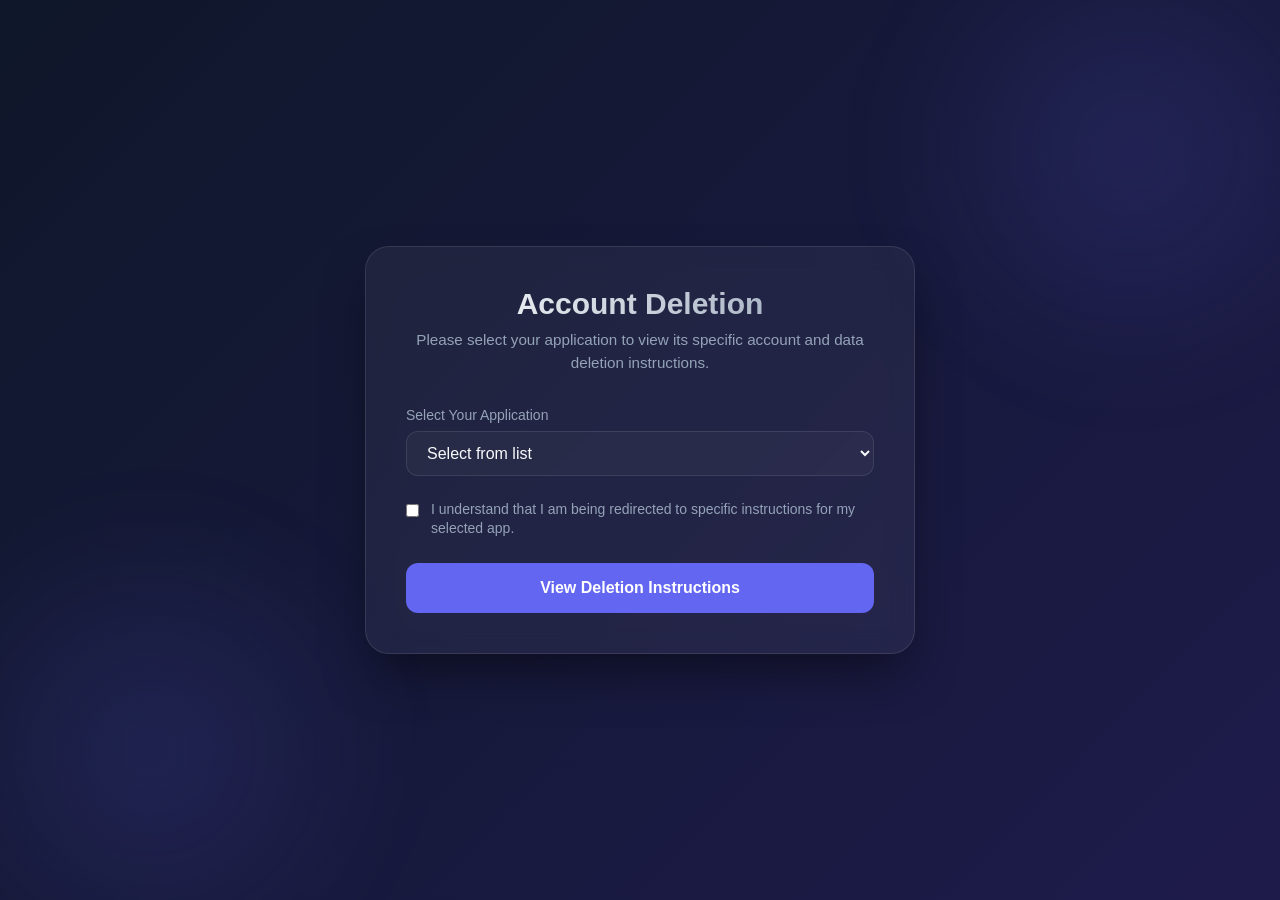
<file: index.html>
<!doctype html>
<html lang="en">
  <head>
    <meta charset="UTF-8" />
    <meta name="viewport" content="width=device-width, initial-scale=1.0" />
    <title>Account Deletion Request</title>
    <meta
      name="description"
      content="Request the deletion of your account and associated data for our Google Play applications."
    />
    <meta name="author" content="Fouad El Azbi" />
    <meta name="publisher" content="Foxcraft Candide" />
    <meta name="copyright" content="© 2026 Foxcraft Candide. All rights reserved." />
    <meta name="robots" content="index, follow" />
    <meta name="googlebot" content="index, follow" />
    <meta name="google" content="notranslate" />
    <meta name="google" content="nositelinkssearchbox" />

    <link rel="icon" type="image/png" href="static/icon.png" />
    <link rel="apple-touch-icon" href="static/icon.png" />
    <link rel="stylesheet" href="static/style.css" />
  </head>

  <body>
    <div class="blob blob-1"></div>
    <div class="blob blob-2"></div>

    <div class="container">
      <div class="card" id="formCard">
        <header>
          <h1>Account Deletion</h1>
          <p class="subtitle">
            Please select your application to view its specific account and data
            deletion instructions.
          </p>
        </header>

        <form id="deletionForm">
          <div class="form-group">
            <label for="application">Select Your Application</label>
            <select id="application" required>
              <option value="" disabled selected>Select from list</option>
              <option value="clementines_cafe">Clementine's Cafe</option>
              <option value="daret">Daret - دارت</option>
              <option value="test_for_me">Test For Me</option>
              <option value="carnet_credit">كناش الكريدي</option>
              <option value="khataba">الخطابة</option>
            </select>
          </div>

          <div class="checkbox-group">
            <input type="checkbox" id="confirmDeletion" required />
            <label for="confirmDeletion">
              I understand that I am being redirected to specific instructions
              for my selected app.
            </label>
          </div>

          <button type="submit" id="submitBtn">
            View Deletion Instructions
          </button>
        </form>
      </div>
    </div>

    <script src="static/script.js"></script>
  </body>
</html>
</file>
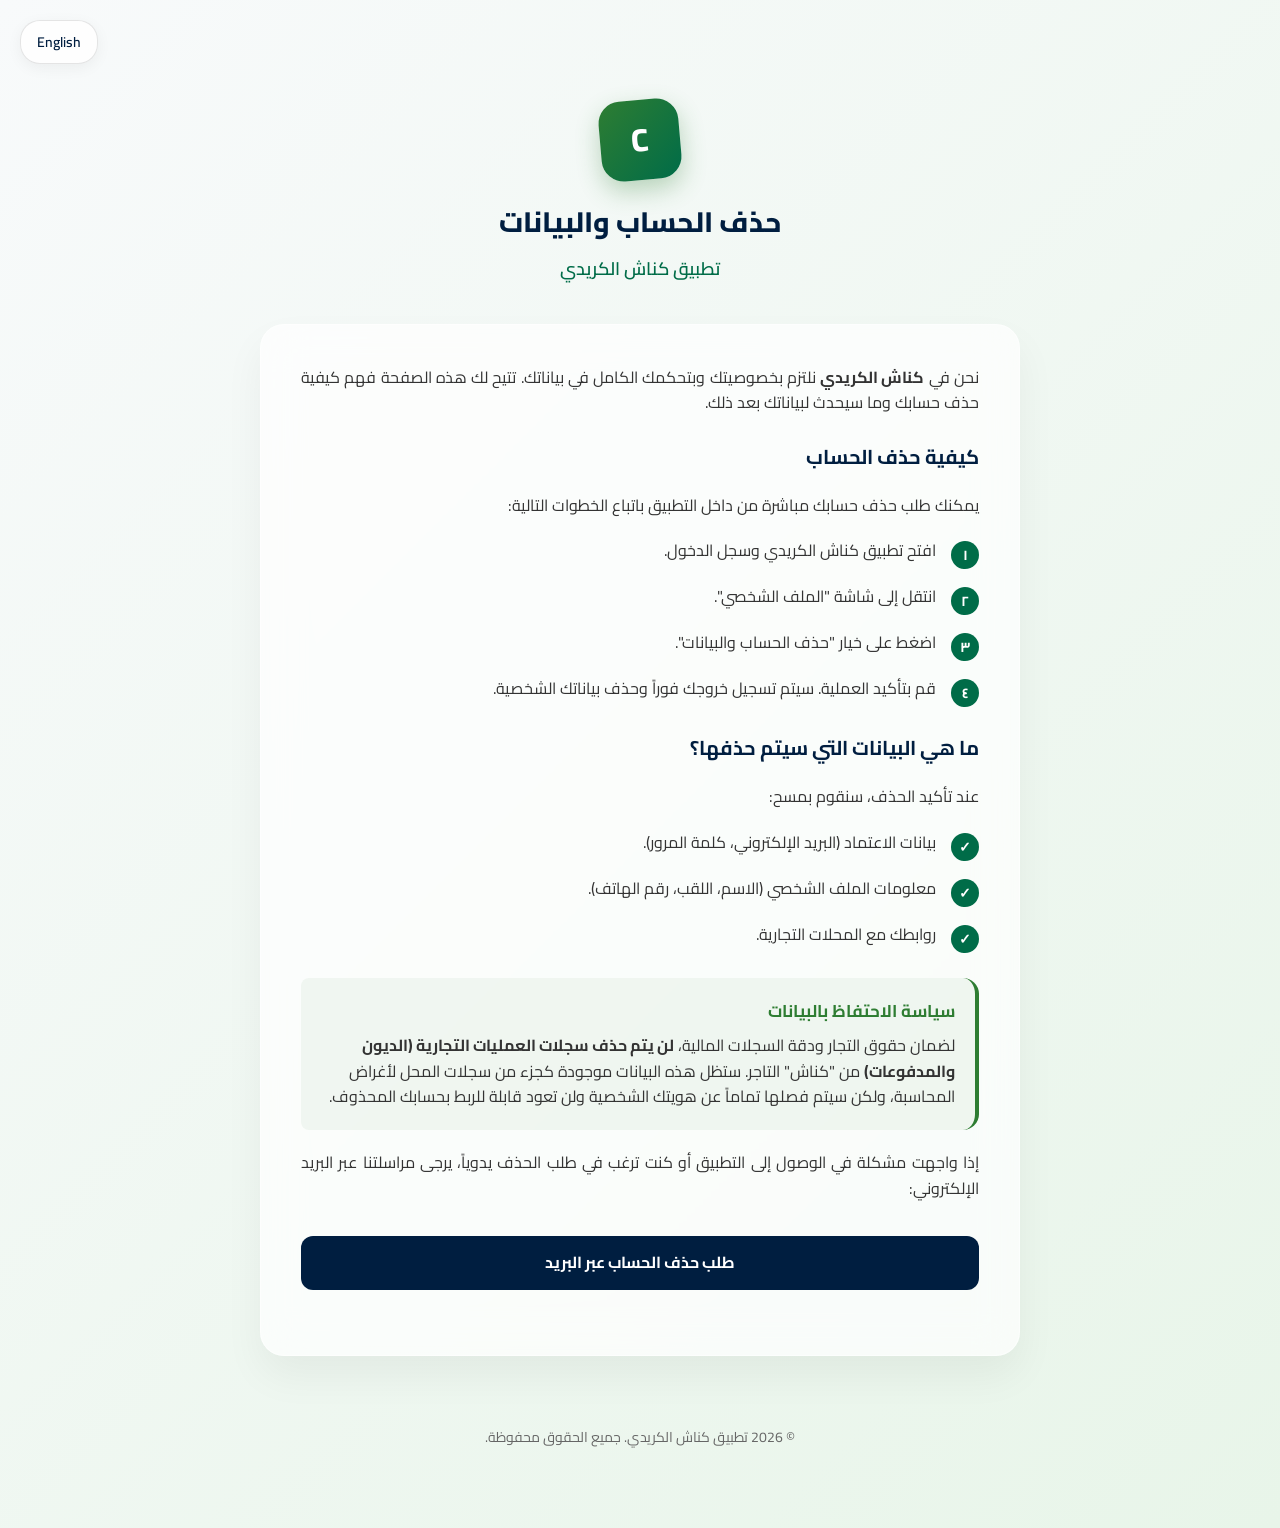
<file: pages/carnet_credit.html>
<!doctype html>
<html lang="ar" dir="rtl">
  <head>
    <meta charset="UTF-8" />
    <meta name="viewport" content="width=device-width, initial-scale=1.0" />
    <title>حذف الحساب | كناش الكريدي</title>
    <meta
      name="description"
      content="طلب حذف الحساب والبيانات لتطبيق كناش الكريدي. المعلومات المتعلقة بعملية الحذف وسياسة الاحتفاظ بالبيانات."
    />
    <meta name="author" content="Fouad El Azbi" />
    <meta
      name="keywords"
      content="حذف الحساب, كناش الكريدي, حذف البيانات, سياسة الخصوصية"
    />
    <meta name="robots" content="index, follow" />
    <meta name="theme-color" content="#2E7D32" />
    <meta name="apple-mobile-web-app-capable" content="yes" />
    <meta
      name="apple-mobile-web-app-status-bar-style"
      content="black-translucent"
    />

    <!-- Google Fonts: Cairo -->
    <link rel="preconnect" href="https://fonts.googleapis.com" />
    <link rel="preconnect" href="https://fonts.gstatic.com" crossorigin />
    <link
      href="https://fonts.googleapis.com/css2?family=Cairo:wght@300;400;600;700;800&display=swap"
      rel="stylesheet"
    />

    <style>
      :root {
        --primary-green: #2e7d32;
        --secondary-green: #006c48;
        --dark-blue: #001e40;
        --bg-light: #f8fafb;
        --white: #ffffff;
        --text-main: #333333;
        --text-muted: #666666;
        --transition: all 0.3s cubic-bezier(0.4, 0, 0.2, 1);
      }

      * {
        margin: 0;
        padding: 0;
        box-sizing: border-box;
        font-family: "Cairo", sans-serif;
      }

      body {
        background-color: var(--bg-light);
        color: var(--text-main);
        line-height: 1.6;
        overflow-x: hidden;
        background: linear-gradient(135deg, #f8fafb 0%, #e8f5e9 100%);
        min-height: 100vh;
        display: flex;
        flex-direction: column;
        align-items: center;
      }

      /* language toggle */
      .lang-switch {
        position: fixed;
        top: 20px;
        left: 20px;
        z-index: 100;
      }

      [dir="ltr"] .lang-switch {
        left: auto;
        right: 20px;
      }

      .btn-lang {
        background: rgba(255, 255, 255, 0.8);
        backdrop-filter: blur(10px);
        border: 1px solid rgba(0, 0, 0, 0.1);
        padding: 8px 16px;
        border-radius: 20px;
        cursor: pointer;
        font-weight: 600;
        font-size: 14px;
        color: var(--dark-blue);
        box-shadow: 0 4px 15px rgba(0, 0, 0, 0.05);
        transition: var(--transition);
      }

      .btn-lang:hover {
        background: var(--white);
        transform: translateY(-2px);
        box-shadow: 0 6px 20px rgba(0, 0, 0, 0.1);
      }

      .container {
        width: 100%;
        max-width: 800px;
        padding: 40px 20px;
        margin-top: 60px;
        animation: fadeIn 0.8s ease-out;
      }

      @keyframes fadeIn {
        from {
          opacity: 0;
          transform: translateY(20px);
        }
        to {
          opacity: 1;
          transform: translateY(0);
        }
      }

      header {
        text-align: center;
        margin-bottom: 40px;
      }

      .logo-circle {
        width: 80px;
        height: 80px;
        background: linear-gradient(
          135deg,
          var(--primary-green),
          var(--secondary-green)
        );
        border-radius: 22px;
        margin: 0 auto 20px;
        display: flex;
        align-items: center;
        justify-content: center;
        box-shadow: 0 10px 25px rgba(46, 125, 50, 0.3);
        transform: rotate(-5deg);
        transition: var(--transition);
      }

      .logo-circle:hover {
        transform: rotate(0deg) scale(1.05);
      }

      .logo-text {
        color: var(--white);
        font-size: 32px;
        font-weight: 800;
      }

      h1 {
        color: var(--dark-blue);
        font-weight: 800;
        font-size: 28px;
        margin-bottom: 10px;
      }

      .subtitle {
        color: var(--secondary-green);
        font-weight: 600;
        font-size: 18px;
      }

      .card {
        background: rgba(255, 255, 255, 0.7);
        backdrop-filter: blur(20px);
        border: 1px solid rgba(255, 255, 255, 0.5);
        border-radius: 24px;
        padding: 40px;
        box-shadow: 0 20px 40px rgba(0, 0, 0, 0.05);
        margin-bottom: 30px;
      }

      .section-title {
        display: flex;
        align-items: center;
        gap: 12px;
        margin-bottom: 20px;
        color: var(--dark-blue);
        font-weight: 700;
        font-size: 20px;
      }

      .info-block {
        margin-bottom: 25px;
      }

      .info-block p {
        margin-bottom: 15px;
        font-size: 16px;
        color: var(--text-main);
        text-align: justify;
      }

      .highlight-box {
        background: rgba(46, 125, 50, 0.05);
        border-right: 4px solid var(--primary-green);
        padding: 20px;
        border-radius: 8px 16px 16px 8px;
        margin: 20px 0;
      }

      [dir="ltr"] .highlight-box {
        border-right: none;
        border-left: 4px solid var(--primary-green);
        border-radius: 16px 8px 8px 16px;
      }

      .highlight-box h3 {
        color: var(--primary-green);
        font-size: 17px;
        margin-bottom: 8px;
        font-weight: 700;
      }

      .steps {
        list-style: none;
        margin: 20px 0;
      }

      .step-item {
        display: flex;
        gap: 15px;
        margin-bottom: 15px;
        align-items: flex-start;
      }

      .step-number {
        width: 28px;
        height: 28px;
        background: var(--secondary-green);
        color: white;
        border-radius: 50%;
        display: flex;
        align-items: center;
        justify-content: center;
        flex-shrink: 0;
        font-size: 14px;
        font-weight: bold;
        margin-top: 3px;
      }

      .contact-btn {
        display: inline-block;
        background: var(--dark-blue);
        color: var(--white);
        text-decoration: none;
        padding: 14px 32px;
        border-radius: 12px;
        font-weight: 700;
        transition: var(--transition);
        margin-top: 20px;
        text-align: center;
        width: 100%;
      }

      .contact-btn:hover {
        transform: translateY(-2px);
        box-shadow: 0 10px 20px rgba(0, 30, 64, 0.2);
        background: #002a5a;
      }

      footer {
        text-align: center;
        padding: 40px 0;
        color: var(--text-muted);
        font-size: 14px;
      }

      /* Support for LTR class */
      .en-content {
        display: none;
      }
      .ar-content {
        display: block;
      }

      html[lang="en"] .en-content {
        display: block;
      }
      html[lang="en"] .ar-content {
        display: none;
      }
      html[lang="en"] {
        dir: ltr;
      }

      @media (max-width: 600px) {
        .container {
          padding: 20px 15px;
          margin-top: 40px;
        }
        .card {
          padding: 25px;
        }
        h1 {
          font-size: 24px;
        }
      }
    </style>
  </head>
  <body>
    <div class="lang-switch">
      <button class="btn-lang" id="toggleLang">English</button>
    </div>

    <div class="container" id="content-area">
      <header>
        <div class="logo-circle">
          <span class="logo-text">C</span>
        </div>
        <div class="ar-content">
          <h1>حذف الحساب والبيانات</h1>
          <p class="subtitle">تطبيق كناش الكريدي</p>
        </div>
        <div class="en-content">
          <h1>Account & Data Deletion</h1>
          <p class="subtitle">Carnet Credit App</p>
        </div>
      </header>

      <div class="card">
        <!-- ARABIC CONTENT -->
        <div class="ar-content">
          <div class="info-block">
            <p>
              نحن في <strong>كناش الكريدي</strong> نلتزم بخصوصيتك وبتحكمك الكامل
              في بياناتك. تتيح لك هذه الصفحة فهم كيفية حذف حسابك وما سيحدث
              لبياناتك بعد ذلك.
            </p>
          </div>

          <div class="section-title">كيفية حذف الحساب</div>
          <div class="info-block">
            <p>
              يمكنك طلب حذف حسابك مباشرة من داخل التطبيق باتباع الخطوات التالية:
            </p>
            <ul class="steps">
              <li class="step-item">
                <span class="step-number">١</span> افتح تطبيق كناش الكريدي وسجل
                الدخول.
              </li>
              <li class="step-item">
                <span class="step-number">٢</span> انتقل إلى شاشة "الملف
                الشخصي".
              </li>
              <li class="step-item">
                <span class="step-number">٣</span> اضغط على خيار "حذف الحساب
                والبيانات".
              </li>
              <li class="step-item">
                <span class="step-number">٤</span> قم بتأكيد العملية. سيتم تسجيل
                خروجك فوراً وحذف بياناتك الشخصية.
              </li>
            </ul>
          </div>

          <div class="section-title">ما هي البيانات التي سيتم حذفها؟</div>
          <div class="info-block">
            <p>عند تأكيد الحذف، سنقوم بمسح:</p>
            <ul class="steps">
              <li class="step-item">
                <span class="step-number">✓</span> بيانات الاعتماد (البريد
                الإلكتروني، كلمة المرور).
              </li>
              <li class="step-item">
                <span class="step-number">✓</span> معلومات الملف الشخصي (الاسم،
                اللقب، رقم الهاتف).
              </li>
              <li class="step-item">
                <span class="step-number">✓</span> روابطك مع المحلات التجارية.
              </li>
            </ul>
          </div>

          <div class="highlight-box">
            <h3>سياسة الاحتفاظ بالبيانات</h3>
            <p>
              لضمان حقوق التجار ودقة السجلات المالية،
              <strong
                >لن يتم حذف سجلات العمليات التجارية (الديون والمدفوعات)</strong
              >
              من "كناش" التاجر. ستظل هذه البيانات موجودة كجزء من سجلات المحل
              لأغراض المحاسبة، ولكن سيتم فصلها تماماً عن هويتك الشخصية ولن تعود
              قابلة للربط بحسابك المحذوف.
            </p>
          </div>

          <div class="info-block">
            <p>
              إذا واجهت مشكلة في الوصول إلى التطبيق أو كنت ترغب في طلب الحذف
              يدوياً، يرجى مراسلتنا عبر البريد الإلكتروني:
            </p>
            <a href="mailto:f36823.support@gmail.com" class="contact-btn"
              >طلب حذف الحساب عبر البريد</a
            >
          </div>
        </div>

        <!-- ENGLISH CONTENT -->
        <div class="en-content">
          <div class="info-block">
            <p>
              At <strong>Carnet Credit</strong>, we are committed to your
              privacy and full control over your data. This page helps you
              understand how to delete your account and what happens to your
              data.
            </p>
          </div>

          <div class="section-title">How to Delete Your Account</div>
          <div class="info-block">
            <p>You can request account deletion directly within the app:</p>
            <ul class="steps">
              <li class="step-item">
                <span class="step-number">1</span> Open the Carnet Credit app
                and log in.
              </li>
              <li class="step-item">
                <span class="step-number">2</span> Go to the "Profile" screen.
              </li>
              <li class="step-item">
                <span class="step-number">3</span> Tap on "Delete Account and
                Data".
              </li>
              <li class="step-item">
                <span class="step-number">4</span> Confirm the action. Your
                personal data will be removed immediately.
              </li>
            </ul>
          </div>

          <div class="section-title">What data is deleted?</div>
          <div class="info-block">
            <p>Upon confirmation, we will permanently erase:</p>
            <ul class="steps">
              <li class="step-item">
                <span class="step-number">✓</span> Authentication details
                (email, password records).
              </li>
              <li class="step-item">
                <span class="step-number">✓</span> Profile Information (Name,
                Title, Phone Number).
              </li>
              <li class="step-item">
                <span class="step-number">✓</span> Your active links to merchant
                accounts.
              </li>
            </ul>
          </div>

          <div class="highlight-box">
            <h3>Data Retention Policy</h3>
            <p>
              To ensure merchant rights and financial ledger accuracy,
              <strong
                >transaction records (credit and payments) will not be
                deleted</strong
              >
              from the merchant's ledger. This historical data remains part of
              the shop's records for accounting purposes but will be permanently
              anonymized and decoupled from your personal identity.
            </p>
          </div>

          <div class="info-block">
            <p>
              If you cannot access the app or wish to request manual deletion,
              please email us:
            </p>
            <a href="mailto:f36823.support@gmail.com" class="contact-btn"
              >Request Deletion via Email</a
            >
          </div>
        </div>
      </div>

      <footer>
        <div class="ar-content">
          ©
          <script>
            document.write(new Date().getFullYear());
          </script>
          تطبيق كناش الكريدي. جميع الحقوق محفوظة.
        </div>
        <div class="en-content">
          ©
          <script>
            document.write(new Date().getFullYear());
          </script>
          Carnet Credit App. All rights reserved.
        </div>
      </footer>
    </div>

    <script>
      const btn = document.getElementById("toggleLang");
      const html = document.documentElement;

      btn.addEventListener("click", () => {
        if (html.getAttribute("lang") === "ar") {
          html.setAttribute("lang", "en");
          html.setAttribute("dir", "ltr");
          btn.textContent = "العربية";
        } else {
          html.setAttribute("lang", "ar");
          html.setAttribute("dir", "rtl");
          btn.textContent = "English";
        }
      });
    </script>
  </body>
</html>
</file>
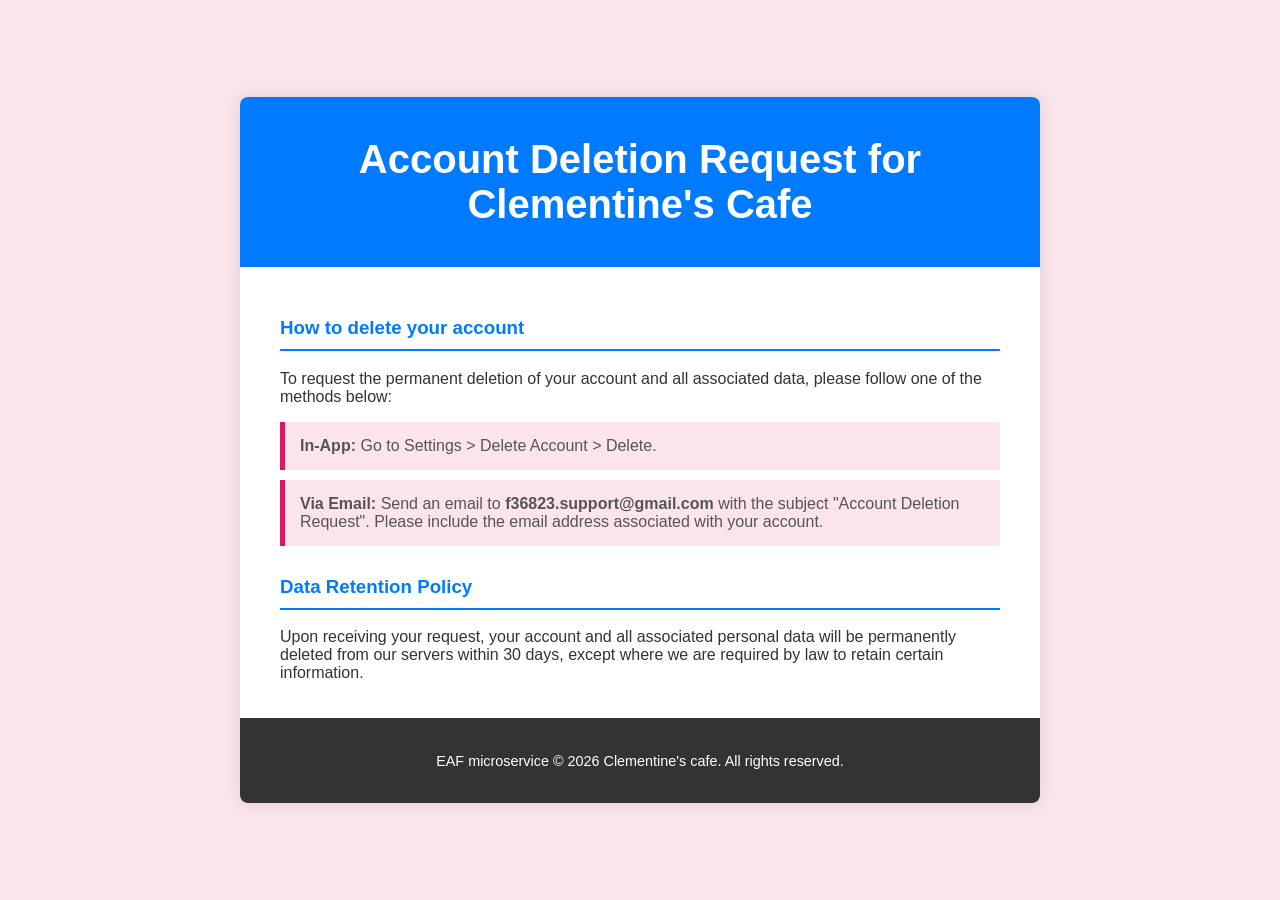
<file: pages/clementines_cafe.html>
<!doctype html>
<html lang="en">
  <head>
    <meta charset="UTF-8" />
    <meta name="viewport" content="width=device-width, initial-scale=1.0" />
    <meta
      name="description"
      content="Instructions for users on how to request the permanent deletion of their Daret account and associated data."
    />
    <meta
      name="keywords"
      content="Daret, account deletion, data privacy, user rights, account management"
    />
    <meta name="author" content="Fouad El Azbi" />

    <title>Account Deletion - Clementine's Cafe</title>

    <!-- <link rel="stylesheet" href="style.css"> -->
    <style>
      body {
        font-family:
          -apple-system, BlinkMacSystemFont, "Segoe UI", Roboto, Helvetica,
          Arial, sans-serif;
        margin: 0;
        padding: 0;
        background-color: #fce4ec;
        /* Light pink background */
        color: #333;
        display: flex;
        align-items: center;
        justify-content: center;
        min-height: 100vh;
      }

      .container {
        max-width: 800px;
        width: 95%;
        background-color: #fff;
        box-shadow: 0 0 20px rgba(0, 0, 0, 0.1);
        border-radius: 8px;
        overflow: hidden;
      }

      header {
        background-color: #007bff;
        color: #fff;
        padding: 40px 20px;
        text-align: center;
      }

      header h1 {
        margin: 0;
        font-size: 2.5em;
      }

      header p {
        margin: 5px 0 0;
        font-style: italic;
      }

      main {
        padding: 20px 40px;
      }

      h3 {
        border-bottom: 2px solid #007bff;
        padding-bottom: 10px;
        margin-top: 30px;
        color: #007bff;
      }

      ul {
        list-style: none;
        padding: 0;
      }

      ul li {
        background-color: #fce4ec;
        /* Light pink background */
        border-left: 5px solid #d81b60;
        margin: 10px 0;
        padding: 15px;
        color: #555;
        /* Dark grey for visibility */
      }

      footer {
        background-color: #333;
        color: #fff;
        padding: 20px;
        text-align: center;
        font-size: 0.9em;
      }

      a {
        color: #007bff;
      }

      a:hover {
        text-decoration: underline;
      }

      @media (max-width: 600px) {
        main {
          padding: 20px;
        }

        header {
          padding: 30px 15px;
        }

        header h1 {
          font-size: 2em;
        }
      }
    </style>
  </head>

  <body>
    <div class="container">
      <header>
        <h1>Account Deletion Request for Clementine's Cafe</h1>
      </header>

      <main>
        <h3>How to delete your account</h3>

        <p>
          To request the permanent deletion of your account and all associated
          data, please follow one of the methods below:
        </p>

        <ul>
          <li>
            <strong>In-App:</strong> Go to Settings > Delete Account > Delete.
          </li>

          <li>
            <strong>Via Email:</strong> Send an email to
            <b>f36823.support@gmail.com</b> with the subject "Account Deletion
            Request". Please include the email address associated with your
            account.
          </li>
        </ul>

        <h3>Data Retention Policy</h3>

        <p>
          Upon receiving your request, your account and all associated personal
          data will be permanently deleted from our servers within 30 days,
          except where we are required by law to retain certain information.
        </p>
      </main>

      <footer>
        <p>
          EAF microservice &copy;
          <script>
            document.write(new Date().getFullYear());
          </script>
          Clementine's cafe. All rights reserved.
        </p>
      </footer>
    </div>
  </body>
</html>
</file>
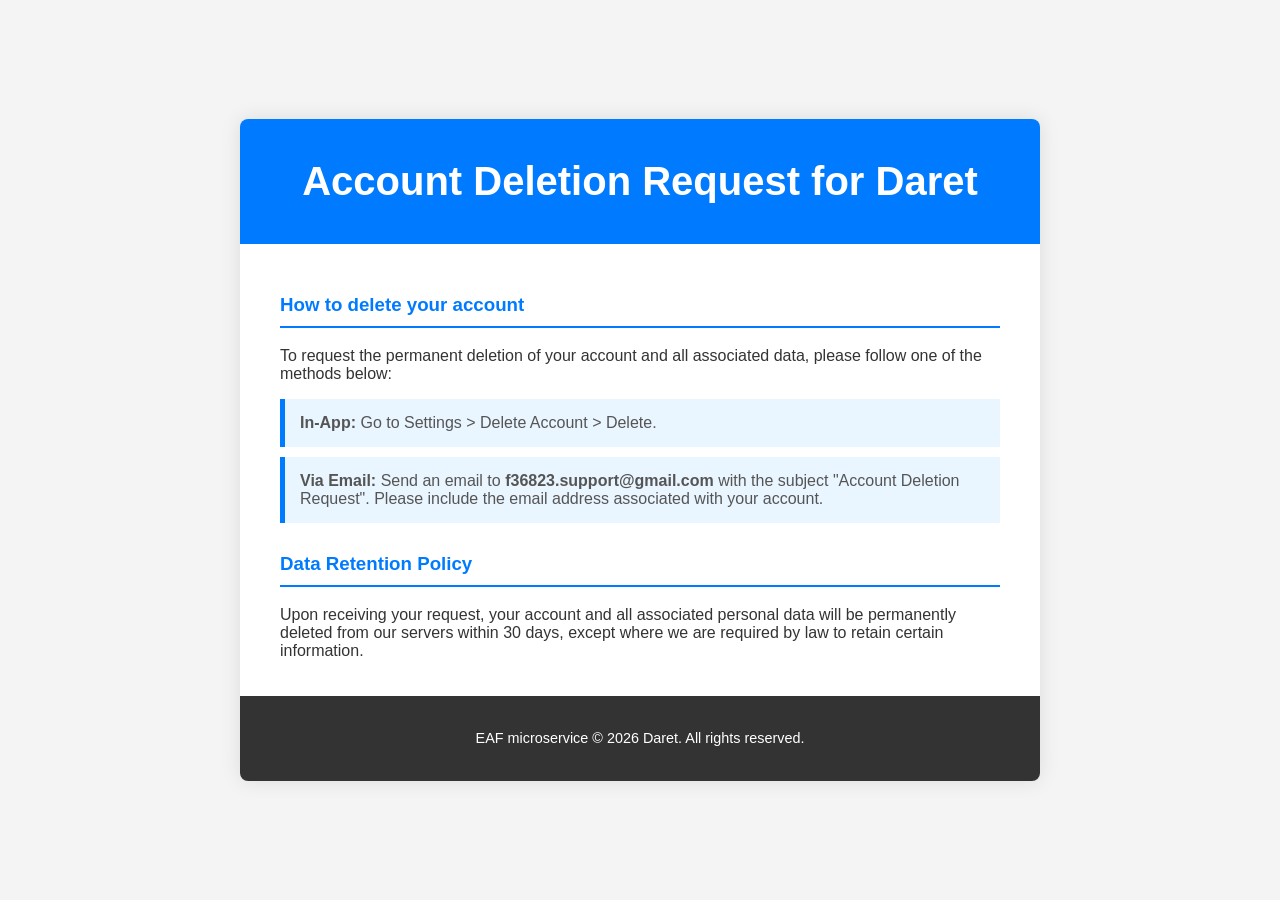
<file: pages/daret.html>
<!doctype html>
<html lang="en">
  <head>
    <meta charset="UTF-8" />
    <meta name="viewport" content="width=device-width, initial-scale=1.0" />
    <meta
      name="description"
      content="Instructions for users on how to request the permanent deletion of their Daret account and associated data."
    />
    <meta
      name="keywords"
      content="Daret, account deletion, data privacy, user rights, account management"
    />
    <meta name="author" content="Fouad El Azbi" />

    <title>Account Deletion - Daret</title>

    <!-- <link rel="stylesheet" href="style.css"> -->
    <style>
      body {
        font-family:
          -apple-system, BlinkMacSystemFont, "Segoe UI", Roboto, Helvetica,
          Arial, sans-serif;
        margin: 0;
        padding: 0;
        background-color: #f4f4f4;
        color: #333;
        display: flex;
        align-items: center;
        justify-content: center;
        min-height: 100vh;
      }

      .container {
        max-width: 800px;
        width: 95%;
        background-color: #fff;
        box-shadow: 0 0 20px rgba(0, 0, 0, 0.1);
        border-radius: 8px;
        overflow: hidden;
      }

      header {
        background-color: #007bff;
        color: #fff;
        padding: 40px 20px;
        text-align: center;
      }

      header h1 {
        margin: 0;
        font-size: 2.5em;
      }

      header p {
        margin: 5px 0 0;
        font-style: italic;
      }

      main {
        padding: 20px 40px;
      }

      h3 {
        border-bottom: 2px solid #007bff;
        padding-bottom: 10px;
        margin-top: 30px;
        color: #007bff;
      }

      ul {
        list-style: none;
        padding: 0;
      }

      ul li {
        background-color: #e9f5ff;
        border-left: 5px solid #007bff;
        margin: 10px 0;
        padding: 15px;
        color: #555;
        /* Dark grey for visibility */
      }

      footer {
        background-color: #333;
        color: #fff;
        padding: 20px;
        text-align: center;
        font-size: 0.9em;
      }

      a {
        color: #007bff;
      }

      a:hover {
        text-decoration: underline;
      }

      @media (max-width: 600px) {
        main {
          padding: 20px;
        }

        header {
          padding: 30px 15px;
        }

        header h1 {
          font-size: 2em;
        }
      }
    </style>
  </head>
  <body>
    <div class="container">
      <header>
        <h1>Account Deletion Request for Daret</h1>
      </header>
      <main>
        <h3>How to delete your account</h3>
        <p>
          To request the permanent deletion of your account and all associated
          data, please follow one of the methods below:
        </p>
        <ul>
          <li>
            <strong>In-App:</strong> Go to Settings > Delete Account > Delete.
          </li>
          <li>
            <strong>Via Email:</strong> Send an email to
            <b>f36823.support@gmail.com</b> with the subject "Account Deletion
            Request". Please include the email address associated with your
            account.
          </li>
        </ul>
        <h3>Data Retention Policy</h3>
        <p>
          Upon receiving your request, your account and all associated personal
          data will be permanently deleted from our servers within 30 days,
          except where we are required by law to retain certain information.
        </p>
      </main>
      <footer>
        <p>
          <p>
          EAF microservice &copy;
          <script>
            document.write(new Date().getFullYear());
          </script>
          Daret. All rights reserved.
        </p>
        </p>
      </footer>
    </div>
  </body>
</html>
</file>
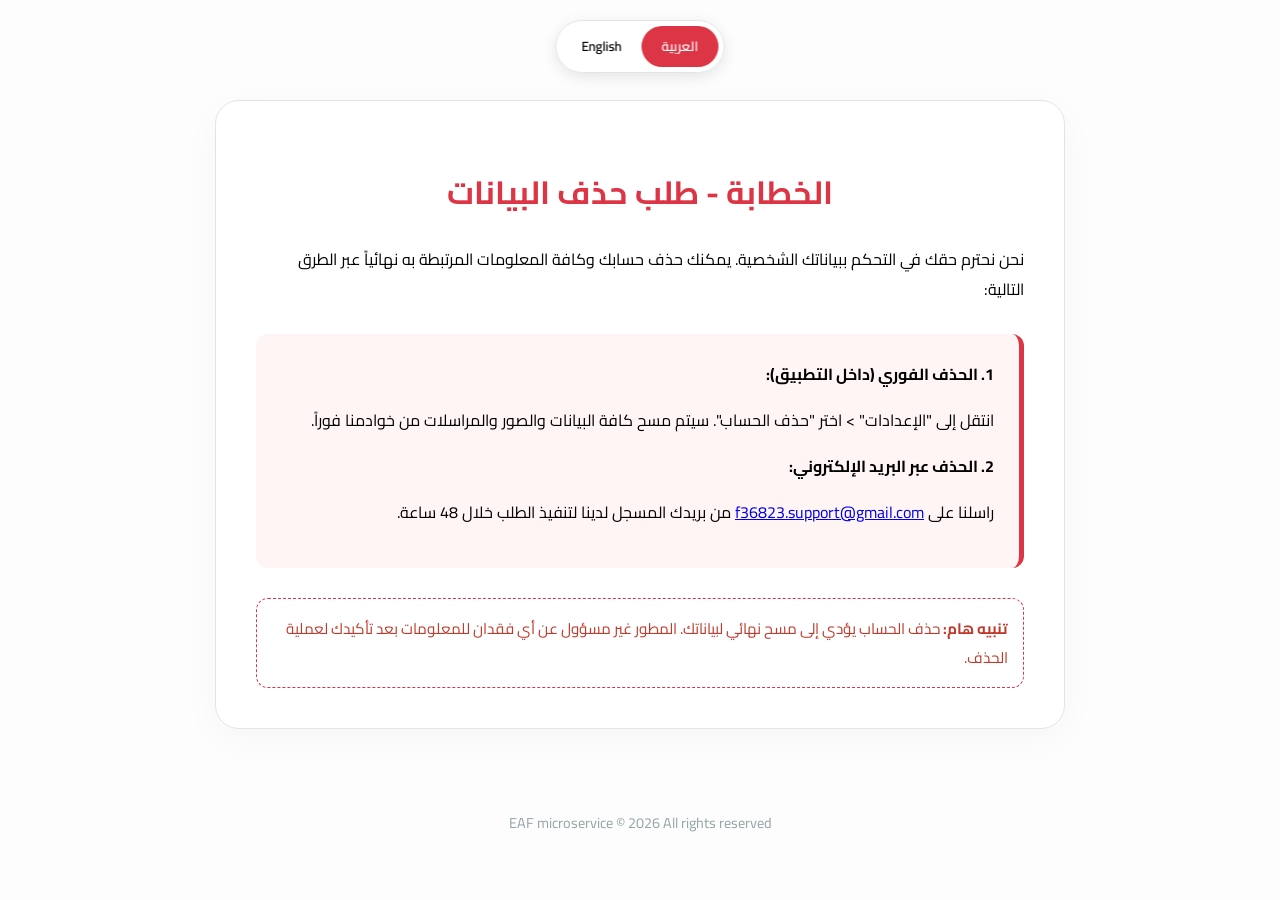
<file: pages/khataba.html>
<!doctype html>
<html lang="ar" dir="rtl" id="main-html">
  <head>
    <meta charset="UTF-8" />
    <meta name="viewport" content="width=device-width, initial-scale=1.0" />
    <title>Account Deletion - Khataba AI</title>
    <link
      href="https://fonts.googleapis.com/css2?family=Cairo:wght@400;600;700&family=Inter:wght@400;600;700&display=swap"
      rel="stylesheet"
    />
    <style>
      :root {
        --primary: #dc3545;
        --secondary: #2d3436;
        --bg: #fdfdfd;
        --card: #ffffff;
        --border: #dfe6e9;
      }

      body {
        font-family: "Cairo", "Inter", sans-serif;
        background-color: var(--bg);
        margin: 0;
        padding: 0;
        transition: all 0.3s ease;
      }

      .lang-switcher {
        position: fixed;
        top: 20px;
        left: 50%;
        transform: translateX(-50%);
        background: rgba(255, 255, 255, 0.9);
        backdrop-filter: blur(10px);
        padding: 5px;
        border-radius: 50px;
        box-shadow: 0 4px 15px rgba(0, 0, 0, 0.1);
        z-index: 1000;
        border: 1px solid var(--border);
        display: flex;
      }

      .lang-switcher button {
        border: none;
        background: none;
        padding: 8px 20px;
        border-radius: 50px;
        cursor: pointer;
        font-family: inherit;
        font-weight: 600;
        transition: all 0.3s;
      }

      .lang-switcher button.active {
        background: var(--primary);
        color: white;
      }

      .container {
        max-width: 850px;
        margin: 0 auto;
        padding: 100px 20px 40px;
      }

      .card {
        background: var(--card);
        padding: 40px;
        border-radius: 24px;
        box-shadow: 0 10px 40px rgba(0, 0, 0, 0.03);
        border: 1px solid var(--border);
      }

      .lang-en {
        display: none;
      }

      [lang="en"] .lang-ar {
        display: none;
      }

      [lang="en"] .lang-en {
        display: block;
      }

      [lang="en"] {
        font-family: "Inter", sans-serif;
      }

      h1 {
        color: var(--primary);
        text-align: center;
      }

      .steps {
        background: #fff5f5;
        padding: 25px;
        border-radius: 12px;
        border-right: 5px solid var(--primary);
        margin: 30px 0;
      }

      [lang="en"] .steps {
        border-right: none;
        border-left: 5px solid var(--primary);
      }

      .disclaimer {
        font-size: 0.95rem;
        color: #c0392b;
        background: #fff;
        padding: 15px;
        border: 1px dashed var(--primary);
        border-radius: 12px;
        margin-top: 20px;
      }

      footer {
        text-align: center;
        padding: 40px;
        color: #95a5a6;
        font-size: 0.9rem;
      }
    </style>
  </head>

  <body>
    <div class="lang-switcher">
      <button id="btn-ar" class="active" onclick="setLang('ar')">
        العربية
      </button>
      <button id="btn-en" onclick="setLang('en')">English</button>
    </div>

    <div class="container">
      <div class="card">
        <!-- ARABIC -->
        <div class="lang-ar">
          <h1>الخطابة - طلب حذف البيانات</h1>
          <p>
            نحن نحترم حقك في التحكم ببياناتك الشخصية. يمكنك حذف حسابك وكافة
            المعلومات المرتبطة به نهائياً عبر الطرق التالية:
          </p>

          <div class="steps">
            <strong>1. الحذف الفوري (داخل التطبيق):</strong>
            <p>
              انتقل إلى "الإعدادات" > اختر "حذف الحساب". سيتم مسح كافة البيانات
              والصور والمراسلات من خوادمنا فوراً.
            </p>

            <strong>2. الحذف عبر البريد الإلكتروني:</strong>
            <p>
              راسلنا على
              <a href="mailto:f36823.support@gmail.com"
                >f36823.support@gmail.com</a
              >
              من بريدك المسجل لدينا لتنفيذ الطلب خلال 48 ساعة.
            </p>
          </div>

          <div class="disclaimer">
            <strong>تنبيه هام:</strong> حذف الحساب يؤدي إلى مسح نهائي لبياناتك.
            المطور غير مسؤول عن أي فقدان للمعلومات بعد تأكيدك لعملية الحذف.
          </div>
        </div>

        <!-- ENGLISH (DIRECT TRANSLATION) -->
        <div class="lang-en">
          <h1>ElKhataba - Data Deletion Request</h1>
          <p>
            We respect your right to control your personal data. You can
            permanently delete your account and all associated information via
            the following methods:
          </p>

          <div class="steps">
            <strong>1. Immediate Deletion (In-App):</strong>
            <p>
              Navigate to "Settings" > Choose "Delete Account". All data,
              photos, and messages will be wiped from our servers immediately.
            </p>

            <strong>2. Deletion via Email Support:</strong>
            <p>
              Email us at
              <a href="mailto:f36823.support@gmail.com"
                >f36823.support@gmail.com</a
              >
              from your registered address to process the request within 48
              hours.
            </p>
          </div>

          <div class="disclaimer" style="color: #c0392b; border-color: #dc3545">
            <strong>Important Warning:</strong> Account deletion results in the
            permanent erasure of your data. The developer is not liable for any
            data loss after you confirm the deletion process.
          </div>
        </div>
      </div>
    </div>

    <footer>
      EAF microservice &copy;
      <script>
        document.write(new Date().getFullYear());
      </script>
      All rights reserved
    </footer>

    <script>
      function setLang(lang) {
        const html = document.getElementById("main-html");
        html.setAttribute("lang", lang);
        html.setAttribute("dir", lang === "ar" ? "rtl" : "ltr");
        document
          .getElementById("btn-ar")
          .classList.toggle("active", lang === "ar");
        document
          .getElementById("btn-en")
          .classList.toggle("active", lang === "en");
      }
    </script>
  </body>
</html>
</file>
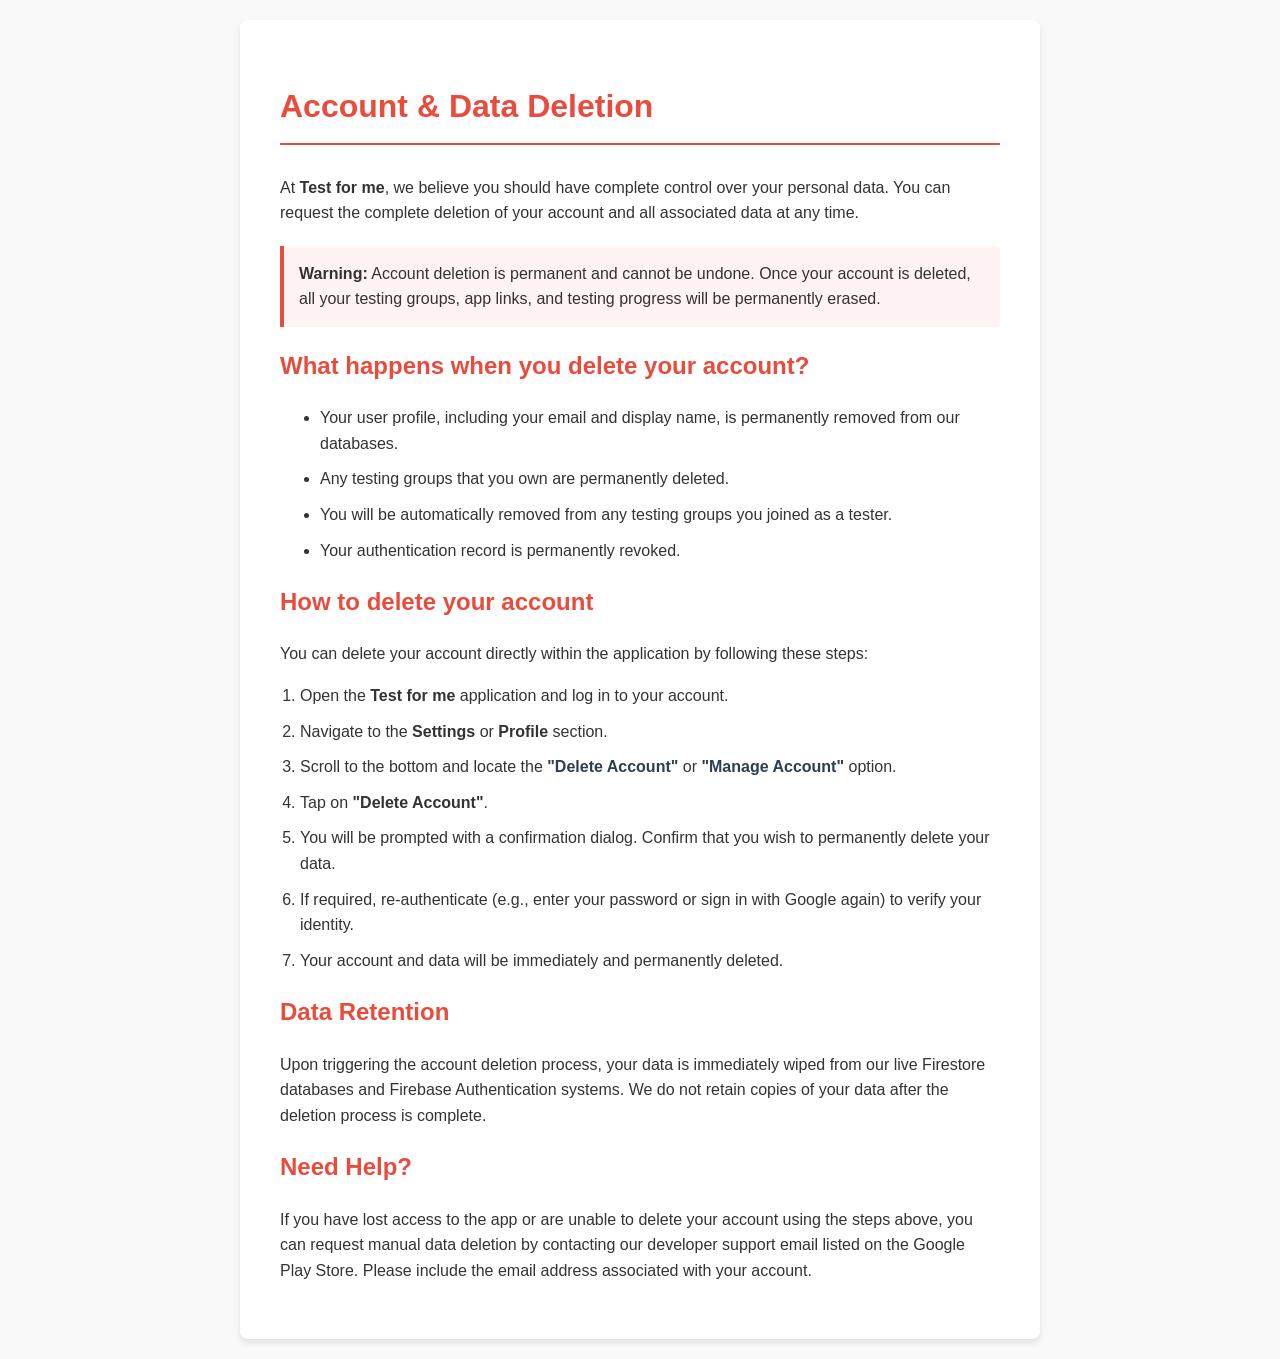
<file: pages/test_for_me.html>
<!DOCTYPE html>
<html lang="en">
<head>
    <meta charset="UTF-8">
    <meta name="viewport" content="width=device-width, initial-scale=1.0">
    <title>Account Deletion - Test for me</title>
    <style>
        body {
            font-family: 'Segoe UI', Tahoma, Geneva, Verdana, sans-serif;
            line-height: 1.6;
            color: #333;
            max-width: 800px;
            margin: 0 auto;
            padding: 20px;
            background-color: #f9f9f9;
        }
        .container {
            background-color: #fff;
            padding: 40px;
            border-radius: 8px;
            box-shadow: 0 4px 6px rgba(0,0,0,0.1);
        }
        h1, h2 {
            color: #e74c3c;
        }
        h1 {
            border-bottom: 2px solid #e74c3c;
            padding-bottom: 10px;
            margin-bottom: 30px;
        }
        .warning-box {
            background-color: #fff3f3;
            border-left: 4px solid #e74c3c;
            padding: 15px;
            margin: 20px 0;
            border-radius: 0 4px 4px 0;
        }
        ol {
            padding-left: 20px;
        }
        li {
            margin-bottom: 10px;
        }
        .step {
            font-weight: bold;
            color: #2c3e50;
        }
    </style>
</head>
<body>
    <div class="container">
        <h1>Account & Data Deletion</h1>
        
        <p>At <strong>Test for me</strong>, we believe you should have complete control over your personal data. You can request the complete deletion of your account and all associated data at any time.</p>

        <div class="warning-box">
            <strong>Warning:</strong> Account deletion is permanent and cannot be undone. Once your account is deleted, all your testing groups, app links, and testing progress will be permanently erased.
        </div>

        <h2>What happens when you delete your account?</h2>
        <ul>
            <li>Your user profile, including your email and display name, is permanently removed from our databases.</li>
            <li>Any testing groups that you own are permanently deleted.</li>
            <li>You will be automatically removed from any testing groups you joined as a tester.</li>
            <li>Your authentication record is permanently revoked.</li>
        </ul>

        <h2>How to delete your account</h2>
        <p>You can delete your account directly within the application by following these steps:</p>
        <ol>
            <li>Open the <strong>Test for me</strong> application and log in to your account.</li>
            <li>Navigate to the <strong>Settings</strong> or <strong>Profile</strong> section.</li>
            <li>Scroll to the bottom and locate the <span class="step">"Delete Account"</span> or <span class="step">"Manage Account"</span> option.</li>
            <li>Tap on <strong>"Delete Account"</strong>.</li>
            <li>You will be prompted with a confirmation dialog. Confirm that you wish to permanently delete your data.</li>
            <li>If required, re-authenticate (e.g., enter your password or sign in with Google again) to verify your identity.</li>
            <li>Your account and data will be immediately and permanently deleted.</li>
        </ol>

        <h2>Data Retention</h2>
        <p>Upon triggering the account deletion process, your data is immediately wiped from our live Firestore databases and Firebase Authentication systems. We do not retain copies of your data after the deletion process is complete.</p>

        <h2>Need Help?</h2>
        <p>If you have lost access to the app or are unable to delete your account using the steps above, you can request manual data deletion by contacting our developer support email listed on the Google Play Store. Please include the email address associated with your account.</p>
    </div>
</body>
</html>
</file>
<file: static/style.css>
:root {
    --primary-color: #6366f1;
    --primary-hover: #4f46e5;
    --bg-gradient: linear-gradient(135deg, #0f172a 0%, #1e1b4b 100%);
    --card-bg: rgba(255, 255, 255, 0.05);
    --card-border: rgba(255, 255, 255, 0.1);
    --text-main: #f8fafc;
    --text-muted: #94a3b8;
    --error: #ef4444;
    --success: #22c55e;
    --glass-blur: blur(12px);
}

* {
    margin: 0;
    padding: 0;
    box-sizing: border-box;
    font-family: 'Inter', -apple-system, BlinkMacSystemFont, "Segoe UI", Roboto, sans-serif;
}

body {
    min-height: 100vh;
    display: flex;
    align-items: center;
    justify-content: center;
    background: var(--bg-gradient);
    color: var(--text-main);
    padding: 2rem;
    overflow-x: hidden;
}

.container {
    width: 100%;
    max-width: 550px;
    position: relative;
    z-index: 1;
}

/* Background blob decoration */
.blob {
    position: fixed;
    width: 500px;
    height: 500px;
    background: radial-gradient(circle, rgba(99, 102, 241, 0.15) 0%, transparent 70%);
    border-radius: 50%;
    z-index: 0;
    filter: blur(40px);
}

.blob-1 {
    top: -100px;
    right: -100px;
}

.blob-2 {
    bottom: -100px;
    left: -100px;
}

.card {
    background: var(--card-bg);
    backdrop-filter: var(--glass-blur);
    -webkit-backdrop-filter: var(--glass-blur);
    border: 1px solid var(--card-border);
    border-radius: 1.5rem;
    padding: 2.5rem;
    box-shadow: 0 25px 50px -12px rgba(0, 0, 0, 0.5);
    animation: fadeIn 0.8s ease-out;
}

@keyframes fadeIn {
    from {
        opacity: 0;
        transform: translateY(20px);
    }

    to {
        opacity: 1;
        transform: translateY(0);
    }
}

header {
    text-align: center;
    margin-bottom: 2rem;
}

h1 {
    font-size: 1.875rem;
    font-weight: 700;
    margin-bottom: 0.5rem;
    background: linear-gradient(to right, #fff, #94a3b8);
    -webkit-background-clip: text;
    background-clip: text;
    -webkit-text-fill-color: transparent;
}

p.subtitle {
    color: var(--text-muted);
    font-size: 0.95rem;
    line-height: 1.5;
}

.form-group {
    margin-bottom: 1.5rem;
}

label {
    display: block;
    margin-bottom: 0.5rem;
    font-size: 0.875rem;
    font-weight: 500;
    color: var(--text-muted);
}

input,
select,
textarea {
    width: 100%;
    padding: 0.75rem 1rem;
    background: rgba(255, 255, 255, 0.03);
    border: 1px solid var(--card-border);
    border-radius: 0.75rem;
    color: var(--text-main);
    font-size: 1rem;
    transition: all 0.3s ease;
    outline: none;
}

input:focus,
select:focus,
textarea:focus {
    border-color: var(--primary-color);
    background: rgba(255, 255, 255, 0.08);
    box-shadow: 0 0 0 4px rgba(99, 102, 241, 0.1);
}

/* Fix for invisible dropdown options in some browsers/OS dark modes */
select option {
    background-color: #1e1b4b;
    /* Match dark theme */
    color: #94a3b8;
    /* Grey text as requested */
}

textarea {
    resize: vertical;
    min-height: 100px;
}

.checkbox-group {
    display: flex;
    align-items: flex-start;
    gap: 0.75rem;
    margin: 1.5rem 0;
}

.checkbox-group input {
    width: auto;
    margin-top: 0.25rem;
    cursor: pointer;
}

.checkbox-group label {
    margin-bottom: 0;
    cursor: pointer;
    line-height: 1.4;
}

button {
    width: 100%;
    padding: 1rem;
    background: var(--primary-color);
    color: white;
    border: none;
    border-radius: 0.75rem;
    font-size: 1rem;
    font-weight: 600;
    cursor: pointer;
    transition: all 0.3s cubic-bezier(0.4, 0, 0.2, 1);
    display: flex;
    align-items: center;
    justify-content: center;
    gap: 0.5rem;
}

button:hover {
    background: var(--primary-hover);
    transform: translateY(-2px);
    box-shadow: 0 10px 15px -3px rgba(99, 102, 241, 0.3);
}

button:active {
    transform: translateY(0);
}

button:disabled {
    opacity: 0.5;
    cursor: not-allowed;
    transform: none;
}

.success-message {
    display: none;
    text-align: center;
    animation: scaleIn 0.5s cubic-bezier(0.175, 0.885, 0.32, 1.275);
}

@keyframes scaleIn {
    from {
        opacity: 0;
        scale: 0.9;
    }

    to {
        opacity: 1;
        scale: 1;
    }
}

.success-icon {
    width: 64px;
    height: 64px;
    background: var(--success);
    color: white;
    border-radius: 50%;
    display: flex;
    align-items: center;
    justify-content: center;
    margin: 0 auto 1.5rem;
    font-size: 2rem;
}

/* Custom Scrollbar */
::-webkit-scrollbar {
    width: 8px;
}

::-webkit-scrollbar-track {
    background: transparent;
}

::-webkit-scrollbar-thumb {
    background: var(--card-border);
    border-radius: 10px;
}

::-webkit-scrollbar-thumb:hover {
    background: var(--text-muted);
}
</file>
